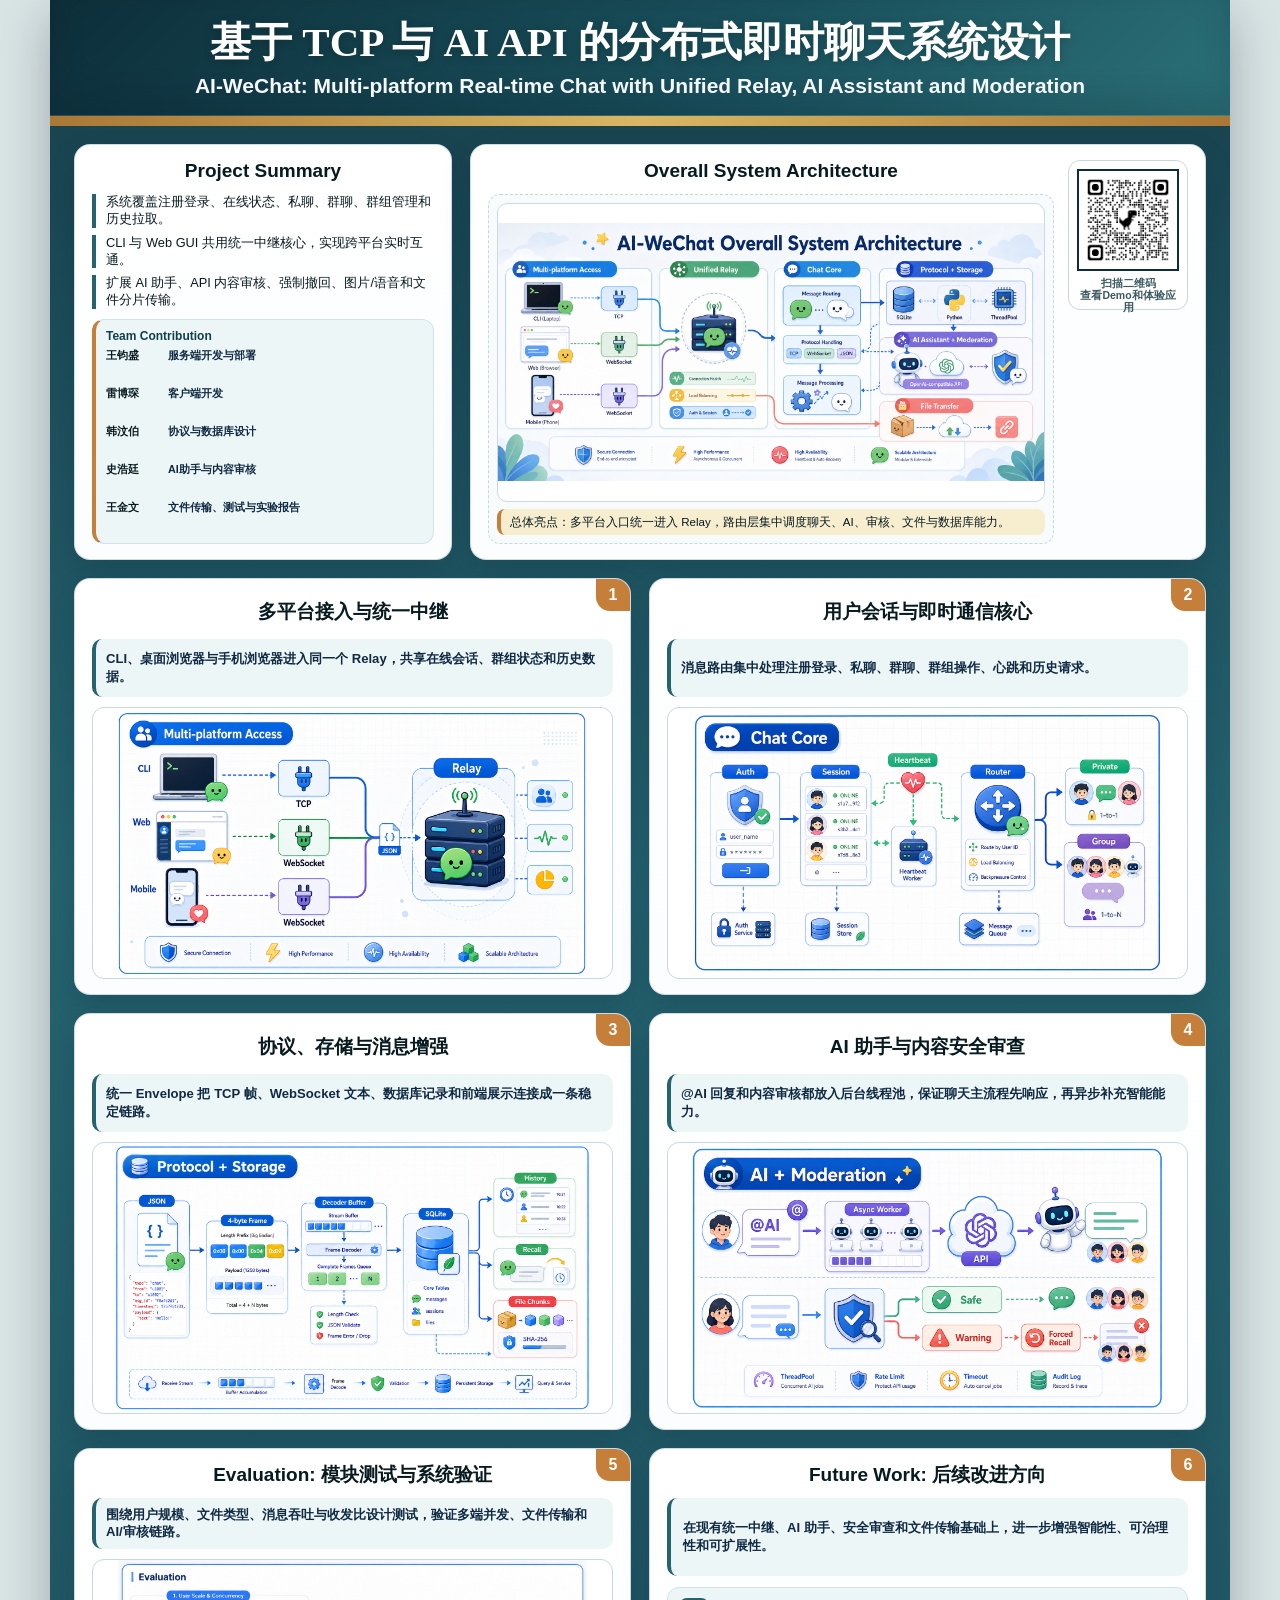
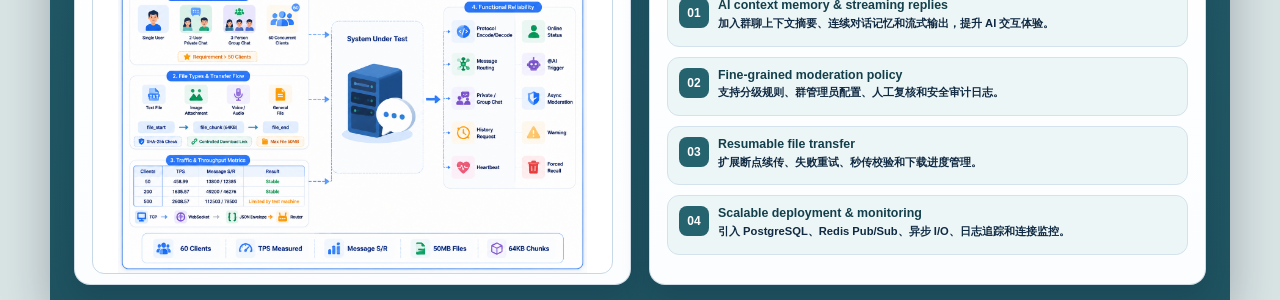
<file: web/poster.html>
<!doctype html>
<html lang="zh-CN">
<head>
  <meta charset="utf-8">
  <meta name="viewport" content="width=device-width, initial-scale=1">
  <title>AI-WeChat Poster</title>
  <style>
    :root {
      --blue: #25636f;
      --blue-dark: #123f4b;
      --gold: #caa24a;
      --orange: #c57f3a;
      --ink: #071a1f;
      --muted: #3b5961;
      --line: #c7d8dc;
      --paper: #ffffff;
      --soft: #f7fbfb;
      --soft-blue: #edf6f6;
      --note: #f7edcf;
    }

    * {
      box-sizing: border-box;
    }

    body {
      margin: 0;
      min-height: 100vh;
      display: grid;
      place-items: center;
      background: #d8e3e4;
      color: var(--ink);
      font-family: "Microsoft YaHei", "SimSun", "PingFang SC", Arial, sans-serif;
    }

    .poster {
      width: 1180px;
      height: 1900px;
      display: grid;
      grid-template-rows: 116px 10px 434px 435px 435px 455px 70px;
      gap: 0;
      padding: 0 24px 24px;
      background: linear-gradient(180deg, #173f4b 0%, #25636f 46%, #1f5360 100%);
      box-shadow: 0 18px 44px rgba(15, 23, 42, 0.28);
      overflow: hidden;
    }

    header {
      margin: 0 -24px;
      padding: 20px 42px 14px;
      background:
        linear-gradient(135deg, #0d2f3a 0%, #19505c 58%, #2c7178 100%);
      border-bottom: 1px solid rgba(255, 255, 255, 0.14);
      box-shadow: inset 0 -18px 34px rgba(7, 20, 33, 0.18);
      text-align: center;
    }

    h1 {
      margin: 0 0 8px;
      font-family: "SimSun", "Microsoft YaHei", serif;
      font-size: 41px;
      line-height: 1.12;
      letter-spacing: 0;
      font-weight: 900;
      color: #ffffff;
      text-shadow: 0 2px 8px rgba(0, 0, 0, 0.22);
    }

    .subtitle {
      margin: 0;
      font-size: 21px;
      font-weight: 800;
      color: #f5f8fb;
    }

    .meta {
      width: fit-content;
      max-width: 100%;
      margin: 0 auto;
      padding: 5px 14px;
      background: rgba(255, 255, 255, 0.12);
      border: 1px solid rgba(255, 255, 255, 0.2);
      border-radius: 999px;
      font-size: 13px;
      color: #eaf2f8;
    }

    .stripe {
      margin: 0 -24px;
      background: linear-gradient(90deg, #a97835, #d9b764 50%, #a97835);
    }

    .hero {
      display: grid;
      grid-template-columns: 0.76fr 1.48fr;
      gap: 18px;
      padding-top: 18px;
    }

    .modules {
      display: grid;
      grid-template-columns: repeat(2, 1fr);
      gap: 18px;
      padding-top: 18px;
      min-height: 0;
    }

    .panel {
      position: relative;
      min-height: 0;
      padding: 15px 17px;
      background: linear-gradient(180deg, #ffffff 0%, #fbfdff 100%);
      border: 1px solid rgba(205, 219, 229, 0.95);
      border-radius: 16px;
      box-shadow: 0 12px 28px rgba(9, 31, 53, 0.2);
      overflow: hidden;
    }

    .panel h2 {
      margin: 0 0 12px;
      text-align: center;
      font-size: 19px;
      line-height: 1.15;
      font-weight: 900;
    }

    .tag {
      position: absolute;
      top: 0;
      right: 0;
      width: 34px;
      height: 32px;
      display: grid;
      place-items: center;
      background: var(--orange);
      color: white;
      font-size: 16px;
      font-weight: 900;
      border-bottom-left-radius: 14px;
    }

    .summary {
      height: calc(100% - 34px);
      display: grid;
      grid-template-rows: auto minmax(0, 1fr);
      gap: 10px;
    }

    .bullets {
      display: grid;
      gap: 7px;
      font-size: 12.8px;
      line-height: 1.32;
    }

    .bullet {
      margin: 0;
      padding-left: 10px;
      border-left: 4px solid var(--blue);
    }

    .team-work {
      min-height: 0;
      padding: 9px 10px;
      display: grid;
      grid-template-rows: auto repeat(5, minmax(0, 1fr));
      gap: 5px;
      background: var(--soft-blue);
      border: 1px solid #d4e2ed;
      border-left: 4px solid var(--orange);
      border-radius: 12px;
    }

    .team-work-title {
      display: flex;
      align-items: center;
      justify-content: space-between;
      color: var(--blue-dark);
      font-size: 12px;
      line-height: 1.2;
      font-weight: 900;
    }

    .team-work-title span {
      color: var(--muted);
      font-size: 10px;
      font-weight: 800;
    }

    .team-row {
      display: grid;
      grid-template-columns: 54px 1fr;
      gap: 8px;
      align-items: start;
      margin: 0;
      color: #102a43;
      font-size: 10.8px;
      line-height: 1.18;
      font-weight: 800;
    }

    .team-row strong {
      color: var(--ink);
      font-weight: 900;
      white-space: nowrap;
    }

    .arch {
      display: grid;
      grid-template-columns: minmax(0, 1fr) 120px;
      grid-template-rows: auto minmax(0, 1fr);
      column-gap: 14px;
      align-items: start;
    }

    .arch h2 {
      grid-column: 1;
      grid-row: 1;
    }

    .qr-slot {
      grid-column: 2;
      grid-row: 1 / 3;
      width: 120px;
      height: 150px;
      padding: 8px;
      display: grid;
      grid-template-rows: 1fr auto;
      gap: 6px;
      background: #fff;
      border: 1px solid var(--line);
      border-radius: 12px;
      z-index: 2;
    }

    .qr-img {
      width: 100%;
      height: auto;
      display: block;
      border: 2px solid #102a43;
    }

    .qr-slot span {
      color: var(--muted);
      text-align: center;
      font-size: 10.5px;
      line-height: 1.15;
      font-weight: 800;
    }

    .arch-body {
      grid-column: 1;
      grid-row: 2;
      height: 100%;
      display: grid;
      grid-template-rows: minmax(0, 1fr) auto;
      gap: 7px;
      padding: 8px;
      border: 1px dashed var(--line);
      border-radius: 12px;
      background: var(--soft);
    }

    .arch-body img {
      width: 100%;
      height: 100%;
      object-fit: contain;
      object-position: center;
      border: 1px solid #cbd9e5;
      border-radius: 10px;
      background: #fff;
    }

    .note {
      padding: 6px 9px;
      background: var(--note);
      border-left: 4px solid var(--orange);
      border-radius: 8px;
      font-size: 11.6px;
      line-height: 1.25;
    }

    .role {
      margin: 0 0 10px;
      padding: 8px 10px;
      background: var(--soft-blue);
      border-left: 4px solid var(--blue);
      border-radius: 10px;
      color: #102a43;
      font-size: 13.1px;
      line-height: 1.34;
      font-weight: 800;
    }

    .module-card {
      display: grid;
      grid-template-rows: 35px 58px minmax(0, 1fr);
      gap: 10px;
      align-content: start;
    }

    .module-card h2 {
      margin: 0;
      align-self: center;
    }

    .module-card .role {
      height: 58px;
      margin: 0;
      display: grid;
      align-items: center;
    }

    .module-card .module-visual {
      height: 100%;
      min-height: 0;
      object-fit: contain;
    }

    .future-role {
      margin: 0;
      padding: 10px 12px;
      min-height: 56px;
      display: grid;
      place-items: center start;
      background: var(--soft-blue);
      border-left: 4px solid var(--blue);
      border-radius: 10px;
      color: #102a43;
      font-size: 13.1px;
      line-height: 1.34;
      font-weight: 800;
    }

    .module-visual {
      width: 100%;
      height: 255px;
      margin: 0;
      display: block;
      object-fit: cover;
      object-position: center;
      border: 1px solid #c7d8e6;
      border-radius: 12px;
      background: #fff;
    }

    .stack {
      padding: 10px;
      display: grid;
      gap: 9px;
      border: 1px dashed var(--line);
      background: var(--soft);
    }

    .stack-title {
      margin: 0;
      text-align: center;
      color: var(--muted);
      font-size: 12.4px;
      line-height: 1.25;
      font-weight: 900;
    }

    .future-body {
      height: calc(100% - 48px);
      display: grid;
      gap: 11px;
      min-height: 0;
    }

    .evaluation-visual {
      height: 315px;
      object-fit: contain;
    }

    .future-list {
      display: grid;
      gap: 10px;
      min-height: 0;
    }

    .future-item {
      display: grid;
      grid-template-columns: 30px 1fr;
      gap: 9px;
      align-items: start;
      padding: 10px 11px;
      background: var(--soft-blue);
      border: 1px solid #d4e2ed;
      border-radius: 12px;
    }

    .future-index {
      width: 30px;
      height: 30px;
      display: grid;
      place-items: center;
      background: var(--blue);
      color: #fff;
      font-size: 12px;
      font-weight: 900;
      border-radius: 8px;
    }

    .future-item strong {
      display: block;
      margin-bottom: 3px;
      color: var(--blue-dark);
      font-size: 12.4px;
      line-height: 1.2;
      font-weight: 900;
    }

    .future-item span {
      display: block;
      color: #102a43;
      font-size: 11.2px;
      line-height: 1.25;
      font-weight: 800;
    }

    footer {
      display: grid;
      place-items: center;
      margin-top: 18px;
      padding: 8px 12px;
      background: #fff;
      border-radius: 12px;
      color: var(--muted);
      text-align: center;
      font-size: 11.2px;
      line-height: 1.25;
    }

    .footer-line {
      margin: 0;
    }

    @page {
      size: A1 portrait;
      margin: 0;
    }

    @media print {
      html,
      body {
        width: 594mm;
        height: 841mm;
        margin: 0;
        background: #fff;
        overflow: hidden;
      }

      body {
        display: block;
        position: relative;
      }

      .poster {
        position: absolute;
        top: 0;
        left: 35.8mm;
        width: 1180px;
        height: 1900px;
        transform: scale(1.673);
        transform-origin: top left;
        box-shadow: none;
      }
    }
  </style>
</head>
<body>
  <main class="poster" aria-label="AI-WeChat project poster">
    <header>
      <h1>基于 TCP 与 AI API 的分布式即时聊天系统设计</h1>
      <p class="subtitle">AI-WeChat: Multi-platform Real-time Chat with Unified Relay, AI Assistant and Moderation</p>
    </header>
    <div class="stripe"></div>

    <section class="hero">
      <article class="panel">
        <h2>Project Summary</h2>
        <div class="summary">
          <div class="bullets">
            <p class="bullet">系统覆盖注册登录、在线状态、私聊、群聊、群组管理和历史拉取。</p>
            <p class="bullet">CLI 与 Web GUI 共用统一中继核心，实现跨平台实时互通。</p>
            <p class="bullet">扩展 AI 助手、API 内容审核、强制撤回、图片/语音和文件分片传输。</p>
          </div>
          <div class="team-work">
            <div class="team-work-title">Team Contribution </div>
            <p class="team-row"><strong>王钧盛</strong><span>服务端开发与部署</span></p>
            <p class="team-row"><strong>雷博琛</strong><span>客户端开发</span></p>
            <p class="team-row"><strong>韩汶伯</strong><span>协议与数据库设计</span></p>
            <p class="team-row"><strong>史浩廷</strong><span>AI助手与内容审核</span></p>
            <p class="team-row"><strong>王金文</strong><span>文件传输、测试与实验报告</span></p>
          </div>
        </div>
      </article>

      <article class="panel arch">
        <h2>Overall System Architecture</h2>
        <div class="qr-slot" aria-label="QR code">
          <img class="qr-img" src="qrcode_net.woftom.online.png" alt="QR Code to Repository / Demo">
          <span>扫描二维码<br>查看Demo和体验应用</span>
        </div>
        <div class="arch-body">
          <img src="poster-architecture.png" alt="AI-WeChat Overall Architecture">
          <div class="note">总体亮点：多平台入口统一进入 Relay，路由层集中调度聊天、AI、审核、文件与数据库能力。</div>
        </div>
      </article>
    </section>

    <section class="modules">
      <article class="panel module-card">
        <span class="tag">1</span>
        <h2>多平台接入与统一中继</h2>
        <p class="role">CLI、桌面浏览器与手机浏览器进入同一个 Relay，共享在线会话、群组状态和历史数据。</p>
        <img class="module-visual" src="poster-module-access.png" alt="Multi-platform access module illustration">
      </article>

      <article class="panel module-card">
        <span class="tag">2</span>
        <h2>用户会话与即时通信核心</h2>
        <p class="role">消息路由集中处理注册登录、私聊、群聊、群组操作、心跳和历史请求。</p>
        <img class="module-visual" src="poster-module-chat.png" alt="Chat core module illustration">
      </article>
    </section>

    <section class="modules">
      <article class="panel module-card">
        <span class="tag">3</span>
        <h2>协议、存储与消息增强</h2>
        <p class="role">统一 Envelope 把 TCP 帧、WebSocket 文本、数据库记录和前端展示连接成一条稳定链路。</p>
        <img class="module-visual" src="poster-module-protocol.png" alt="Protocol and storage module illustration">
      </article>

      <article class="panel module-card">
        <span class="tag">4</span>
        <h2>AI 助手与内容安全审查</h2>
        <p class="role">@AI 回复和内容审核都放入后台线程池，保证聊天主流程先响应，再异步补充智能能力。</p>
        <img class="module-visual" src="poster-module-ai.png" alt="AI assistant and moderation module illustration">
      </article>
    </section>

    <section class="modules">
      <article class="panel">
        <span class="tag">5</span>
        <h2>Evaluation: 模块测试与系统验证</h2>
        <p class="role">围绕用户规模、文件类型、消息吞吐与收发比设计测试，验证多端并发、文件传输和 AI/审核链路。</p>
        <img class="module-visual evaluation-visual" src="poster-module-evaluation.jpg" alt="Evaluation and test coverage module illustration">
      </article>

      <article class="panel">
        <span class="tag">6</span>
        <h2>Future Work: 后续改进方向</h2>
        <div class="future-body">
          <p class="future-role">在现有统一中继、AI 助手、安全审查和文件传输基础上，进一步增强智能性、可治理性和可扩展性。</p>
          <div class="future-list">
            <div class="future-item">
              <div class="future-index">01</div>
              <div><strong>AI context memory & streaming replies</strong><span>加入群聊上下文摘要、连续对话记忆和流式输出，提升 AI 交互体验。</span></div>
            </div>
            <div class="future-item">
              <div class="future-index">02</div>
              <div><strong>Fine-grained moderation policy</strong><span>支持分级规则、群管理员配置、人工复核和安全审计日志。</span></div>
            </div>
            <div class="future-item">
              <div class="future-index">03</div>
              <div><strong>Resumable file transfer</strong><span>扩展断点续传、失败重试、秒传校验和下载进度管理。</span></div>
            </div>
            <div class="future-item">
              <div class="future-index">04</div>
              <div><strong>Scalable deployment & monitoring</strong><span>引入 PostgreSQL、Redis Pub/Sub、异步 I/O、日志追踪和连接监控。</span></div>
            </div>
          </div>
        </div>
      </article>
    </section>

  </main>
</body>
</html>
</file>
